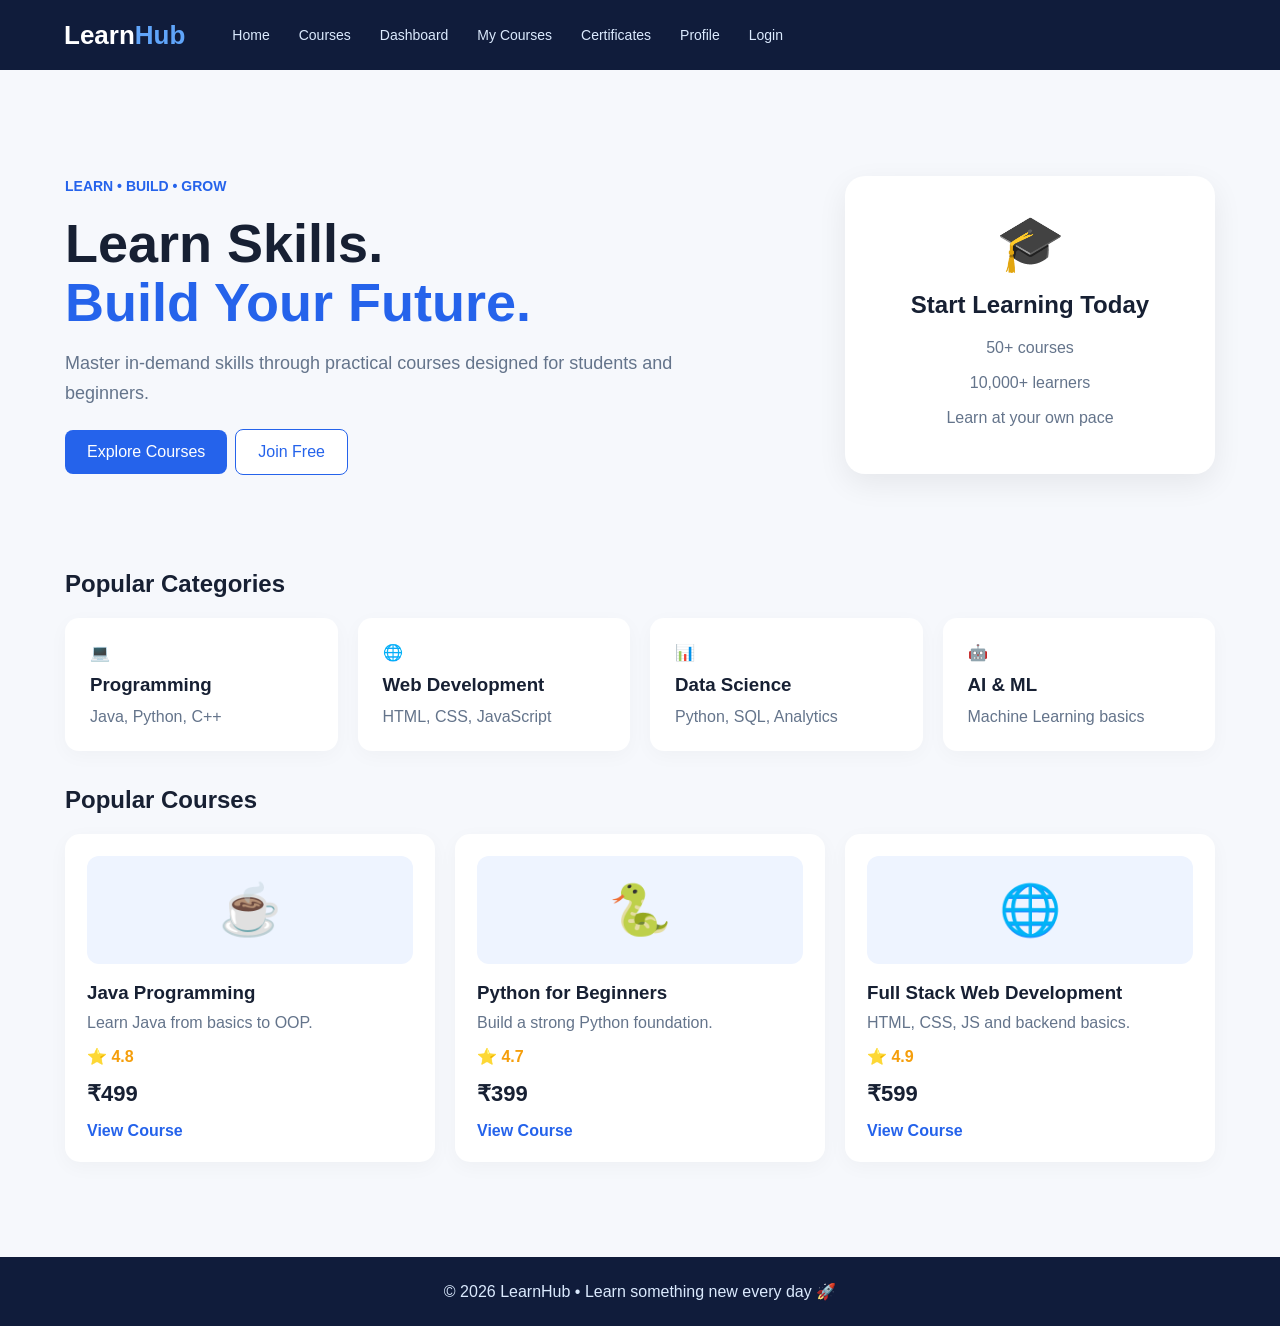
<file: index.html>
<!DOCTYPE html><html lang="en"><head><meta charset="UTF-8"><meta name="viewport" content="width=device-width,initial-scale=1.0"><title>LearnHub - Home</title><link rel="stylesheet" href="css/style.css"></head><body><header><div class="logo">Learn<span>Hub</span></div><nav>
<a href="index.html">Home</a><a href="courses.html">Courses</a><a href="dashboard.html">Dashboard</a><a href="my-courses.html">My Courses</a><a href="certificates.html">Certificates</a><a href="profile.html">Profile</a><a href="login.html">Login</a>
</nav></header><main>
<section class="hero"><div><p class="tag">LEARN • BUILD • GROW</p><h1>Learn Skills.<br><span>Build Your Future.</span></h1><p>Master in-demand skills through practical courses designed for students and beginners.</p><a class="btn" href="courses.html">Explore Courses</a><a class="btn outline" href="register.html">Join Free</a></div><div class="hero-card">🎓<h2>Start Learning Today</h2><p>50+ courses</p><p>10,000+ learners</p><p>Learn at your own pace</p></div></section>
<h2 class="section-title">Popular Categories</h2><section class="categories"><div>💻<h3>Programming</h3><p>Java, Python, C++</p></div><div>🌐<h3>Web Development</h3><p>HTML, CSS, JavaScript</p></div><div>📊<h3>Data Science</h3><p>Python, SQL, Analytics</p></div><div>🤖<h3>AI & ML</h3><p>Machine Learning basics</p></div></section>
<h2 class="section-title">Popular Courses</h2><section class="course-grid">
<div class="course-card"><div class="course-icon">☕</div><h3>Java Programming</h3><p>Learn Java from basics to OOP.</p><b>⭐ 4.8</b><strong>₹499</strong><a href="course-details.html">View Course</a></div>
<div class="course-card"><div class="course-icon">🐍</div><h3>Python for Beginners</h3><p>Build a strong Python foundation.</p><b>⭐ 4.7</b><strong>₹399</strong><a href="course-details.html">View Course</a></div>
<div class="course-card"><div class="course-icon">🌐</div><h3>Full Stack Web Development</h3><p>HTML, CSS, JS and backend basics.</p><b>⭐ 4.9</b><strong>₹599</strong><a href="course-details.html">View Course</a></div>
</section></main><footer>© 2026 LearnHub • Learn something new every day 🚀</footer></body></html>
</file>
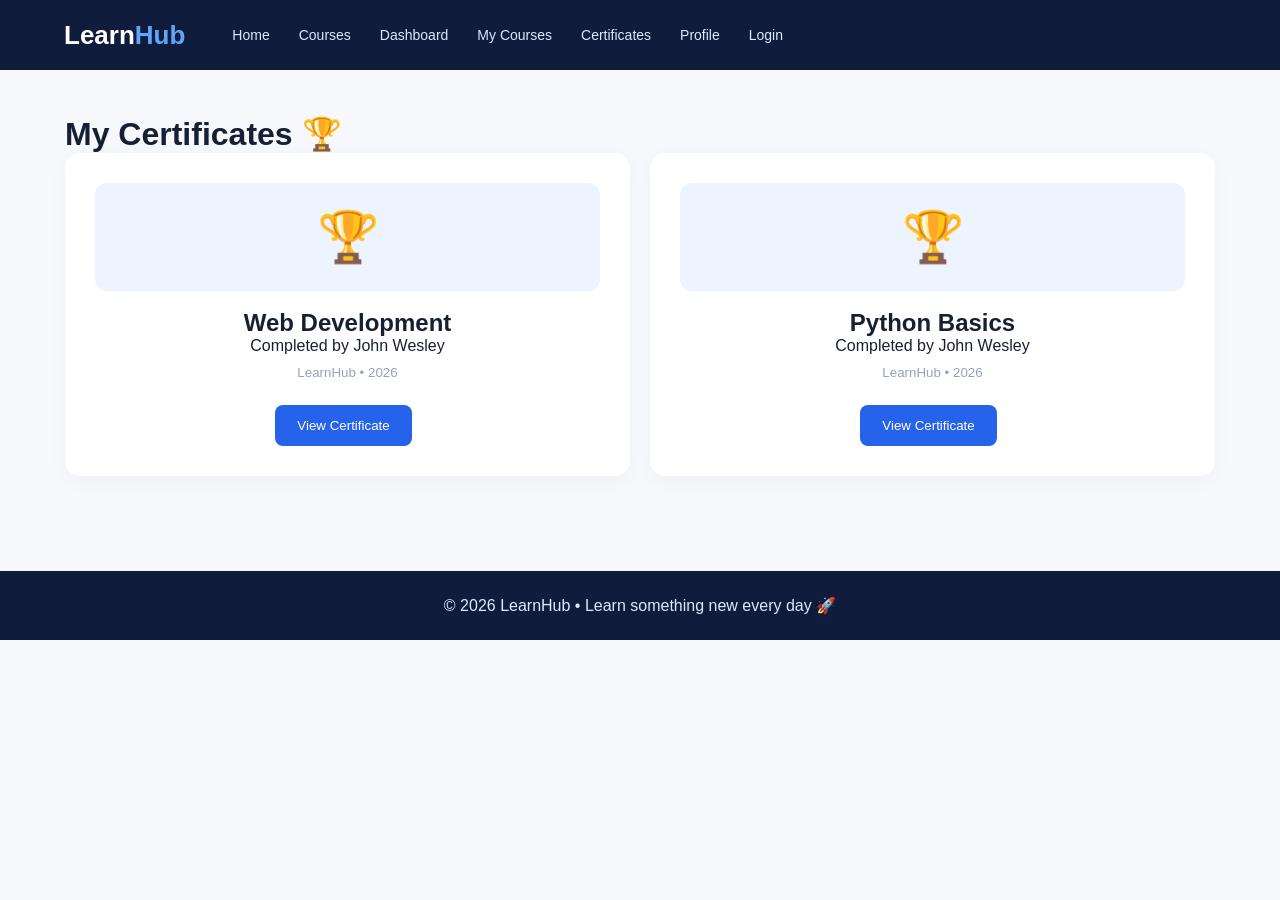
<file: certificates.html>
<!DOCTYPE html><html lang="en"><head><meta charset="UTF-8"><meta name="viewport" content="width=device-width,initial-scale=1.0"><title>Certificates - LearnHub</title><link rel="stylesheet" href="css/style.css"></head><body><header><div class="logo">Learn<span>Hub</span></div><nav>
<a href="index.html">Home</a><a href="courses.html">Courses</a><a href="dashboard.html">Dashboard</a><a href="my-courses.html">My Courses</a><a href="certificates.html">Certificates</a><a href="profile.html">Profile</a><a href="login.html">Login</a>
</nav></header><main><h1>My Certificates 🏆</h1><section class="certificate-grid"><div class="certificate"><div class="big-icon">🏆</div><h2>Web Development</h2><p>Completed by John Wesley</p><small>LearnHub • 2026</small><button class="btn">View Certificate</button></div><div class="certificate"><div class="big-icon">🏆</div><h2>Python Basics</h2><p>Completed by John Wesley</p><small>LearnHub • 2026</small><button class="btn">View Certificate</button></div></section></main><footer>© 2026 LearnHub • Learn something new every day 🚀</footer></body></html>
</file>
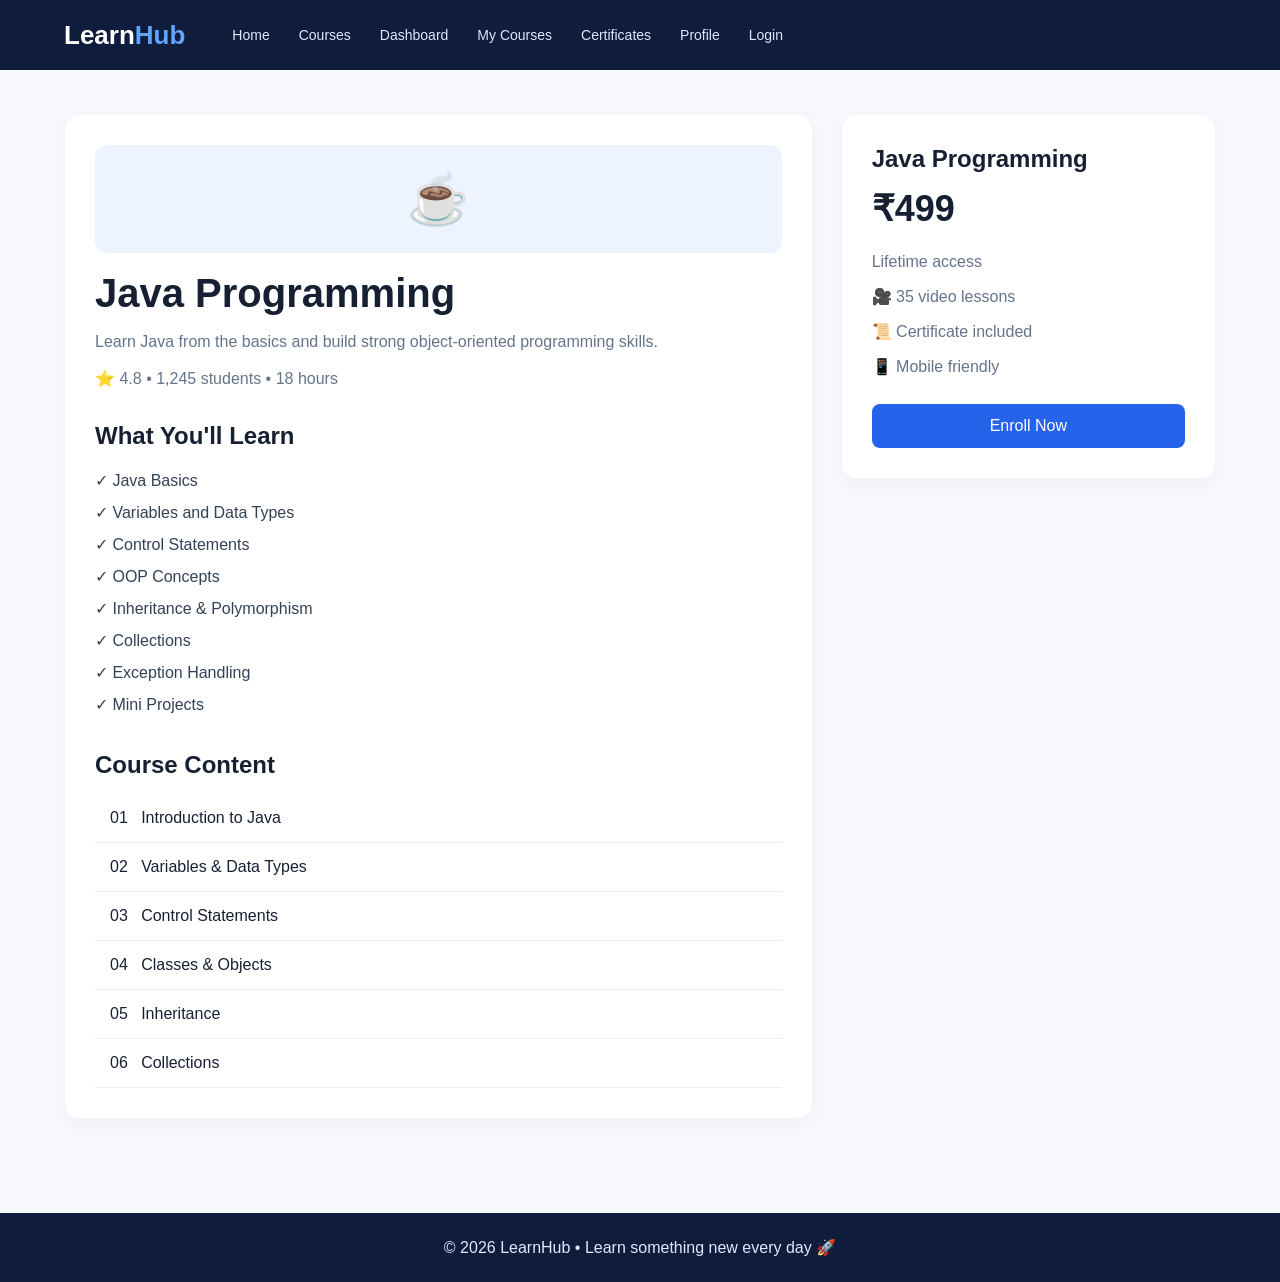
<file: course-details.html>
<!DOCTYPE html><html lang="en"><head><meta charset="UTF-8"><meta name="viewport" content="width=device-width,initial-scale=1.0"><title>Java Programming - LearnHub</title><link rel="stylesheet" href="css/style.css"></head><body><header><div class="logo">Learn<span>Hub</span></div><nav>
<a href="index.html">Home</a><a href="courses.html">Courses</a><a href="dashboard.html">Dashboard</a><a href="my-courses.html">My Courses</a><a href="certificates.html">Certificates</a><a href="profile.html">Profile</a><a href="login.html">Login</a>
</nav></header><main>
<section class="details"><div class="details-main"><div class="big-icon">☕</div><h1>Java Programming</h1><p>Learn Java from the basics and build strong object-oriented programming skills.</p><p>⭐ 4.8 • 1,245 students • 18 hours</p><h2>What You'll Learn</h2><div class="learn-list">✓ Java Basics<br>✓ Variables and Data Types<br>✓ Control Statements<br>✓ OOP Concepts<br>✓ Inheritance & Polymorphism<br>✓ Collections<br>✓ Exception Handling<br>✓ Mini Projects</div><h2>Course Content</h2><div class="lesson">01 &nbsp; Introduction to Java</div><div class="lesson">02 &nbsp; Variables & Data Types</div><div class="lesson">03 &nbsp; Control Statements</div><div class="lesson">04 &nbsp; Classes & Objects</div><div class="lesson">05 &nbsp; Inheritance</div><div class="lesson">06 &nbsp; Collections</div></div>
<aside class="enroll-box"><h2>Java Programming</h2><h1>₹499</h1><p>Lifetime access</p><p>🎥 35 video lessons</p><p>📜 Certificate included</p><p>📱 Mobile friendly</p><a class="btn" href="login.html">Enroll Now</a></aside></section></main><footer>© 2026 LearnHub • Learn something new every day 🚀</footer></body></html>
</file>
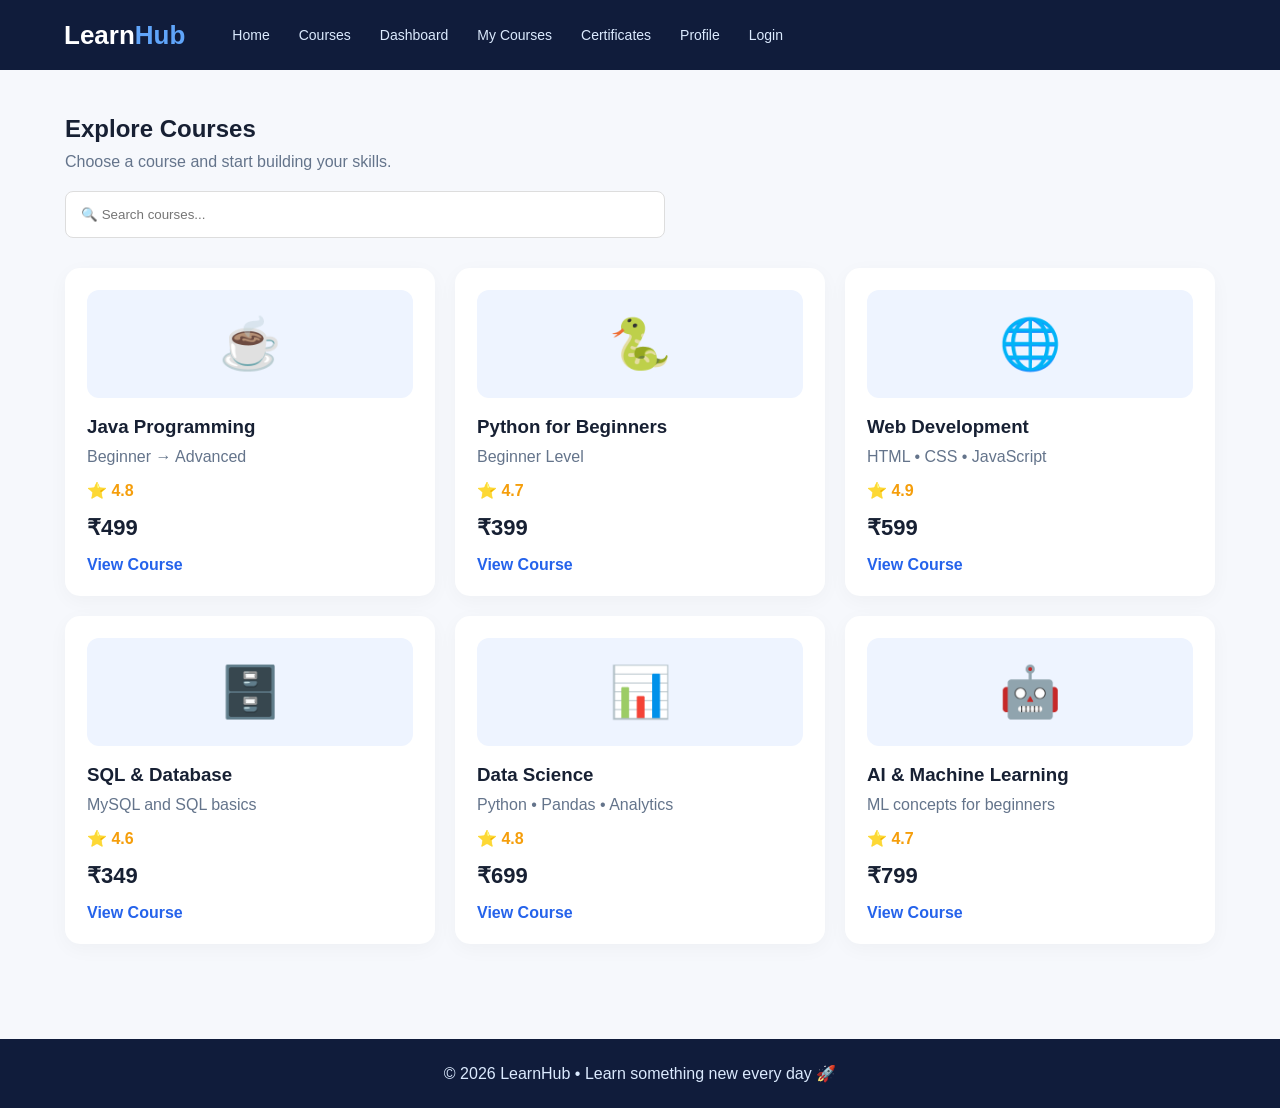
<file: courses.html>
<!DOCTYPE html><html lang="en"><head><meta charset="UTF-8"><meta name="viewport" content="width=device-width,initial-scale=1.0"><title>LearnHub - Courses</title><link rel="stylesheet" href="css/style.css"></head><body><header><div class="logo">Learn<span>Hub</span></div><nav>
<a href="index.html">Home</a><a href="courses.html">Courses</a><a href="dashboard.html">Dashboard</a><a href="my-courses.html">My Courses</a><a href="certificates.html">Certificates</a><a href="profile.html">Profile</a><a href="login.html">Login</a>
</nav></header><main>
<section class="page-head"><h1>Explore Courses</h1><p>Choose a course and start building your skills.</p><input class="search" placeholder="🔍 Search courses..."></section>
<section class="course-grid">
<div class="course-card"><div class="course-icon">☕</div><h3>Java Programming</h3><p>Beginner → Advanced</p><b>⭐ 4.8</b><strong>₹499</strong><a href="course-details.html">View Course</a></div>
<div class="course-card"><div class="course-icon">🐍</div><h3>Python for Beginners</h3><p>Beginner Level</p><b>⭐ 4.7</b><strong>₹399</strong><a href="course-details.html">View Course</a></div>
<div class="course-card"><div class="course-icon">🌐</div><h3>Web Development</h3><p>HTML • CSS • JavaScript</p><b>⭐ 4.9</b><strong>₹599</strong><a href="course-details.html">View Course</a></div>
<div class="course-card"><div class="course-icon">🗄️</div><h3>SQL & Database</h3><p>MySQL and SQL basics</p><b>⭐ 4.6</b><strong>₹349</strong><a href="course-details.html">View Course</a></div>
<div class="course-card"><div class="course-icon">📊</div><h3>Data Science</h3><p>Python • Pandas • Analytics</p><b>⭐ 4.8</b><strong>₹699</strong><a href="course-details.html">View Course</a></div>
<div class="course-card"><div class="course-icon">🤖</div><h3>AI & Machine Learning</h3><p>ML concepts for beginners</p><b>⭐ 4.7</b><strong>₹799</strong><a href="course-details.html">View Course</a></div>
</section></main><footer>© 2026 LearnHub • Learn something new every day 🚀</footer></body></html>
</file>
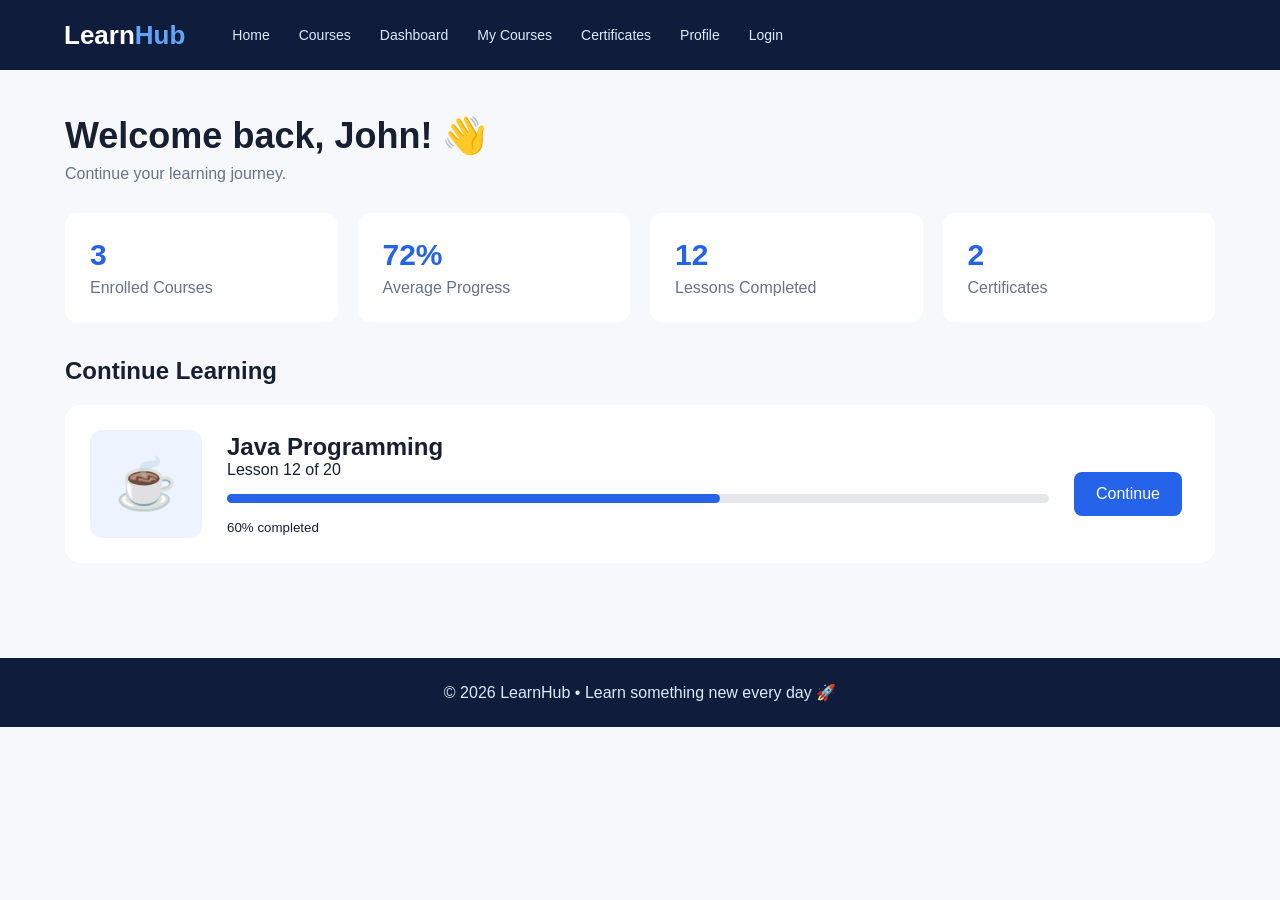
<file: dashboard.html>
<!DOCTYPE html><html lang="en"><head><meta charset="UTF-8"><meta name="viewport" content="width=device-width,initial-scale=1.0"><title>Dashboard - LearnHub</title><link rel="stylesheet" href="css/style.css"></head><body><header><div class="logo">Learn<span>Hub</span></div><nav>
<a href="index.html">Home</a><a href="courses.html">Courses</a><a href="dashboard.html">Dashboard</a><a href="my-courses.html">My Courses</a><a href="certificates.html">Certificates</a><a href="profile.html">Profile</a><a href="login.html">Login</a>
</nav></header><main><section class="welcome"><h1>Welcome back, John! 👋</h1><p>Continue your learning journey.</p></section><section class="stats"><div><h2>3</h2><p>Enrolled Courses</p></div><div><h2>72%</h2><p>Average Progress</p></div><div><h2>12</h2><p>Lessons Completed</p></div><div><h2>2</h2><p>Certificates</p></div></section><h2 class="section-title">Continue Learning</h2><div class="learning-card"><div class="course-icon">☕</div><div class="grow"><h2>Java Programming</h2><p>Lesson 12 of 20</p><div class="progress"><span style="width:60%"></span></div><small>60% completed</small></div><a class="btn" href="course-details.html">Continue</a></div></main><footer>© 2026 LearnHub • Learn something new every day 🚀</footer></body></html>
</file>
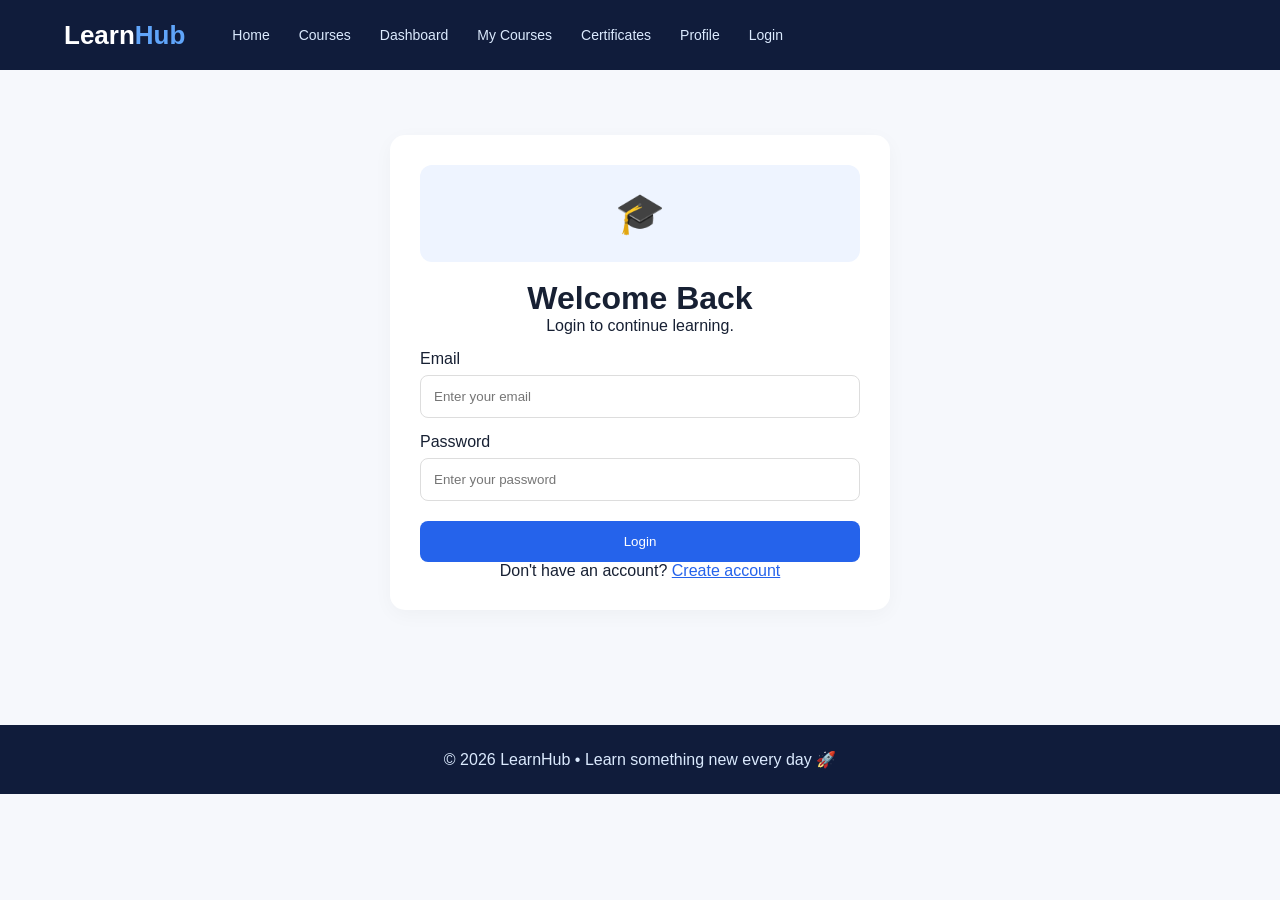
<file: login.html>
<!DOCTYPE html><html lang="en"><head><meta charset="UTF-8"><meta name="viewport" content="width=device-width,initial-scale=1.0"><title>Login - LearnHub</title><link rel="stylesheet" href="css/style.css"></head><body><header><div class="logo">Learn<span>Hub</span></div><nav>
<a href="index.html">Home</a><a href="courses.html">Courses</a><a href="dashboard.html">Dashboard</a><a href="my-courses.html">My Courses</a><a href="certificates.html">Certificates</a><a href="profile.html">Profile</a><a href="login.html">Login</a>
</nav></header><main><div class="auth-card"><div class="big-icon">🎓</div><h1>Welcome Back</h1><p>Login to continue learning.</p><label>Email</label><input type="email" placeholder="Enter your email"><label>Password</label><input type="password" placeholder="Enter your password"><button class="btn">Login</button><p>Don't have an account? <a href="register.html">Create account</a></p></div></main><footer>© 2026 LearnHub • Learn something new every day 🚀</footer></body></html>
</file>
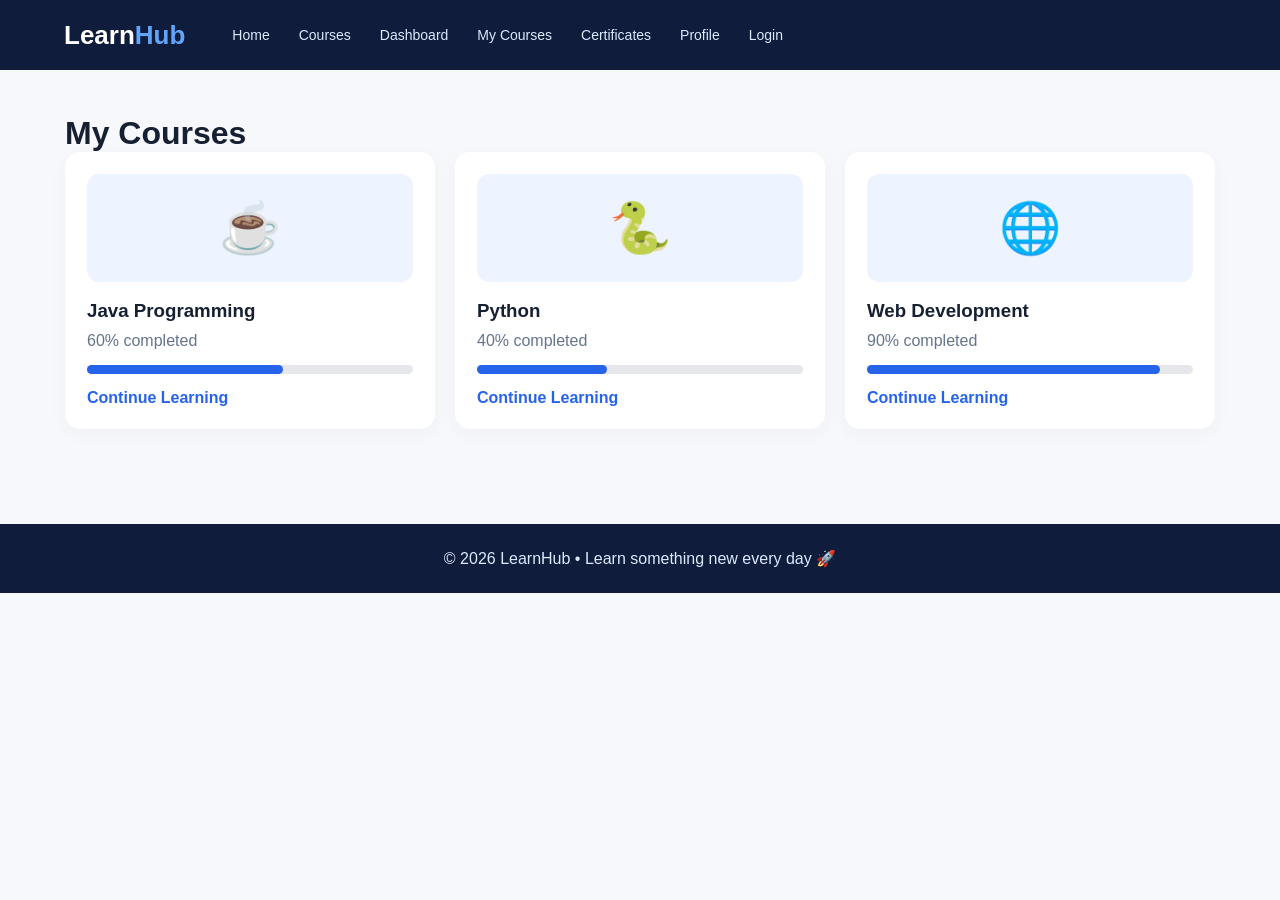
<file: my-courses.html>
<!DOCTYPE html><html lang="en"><head><meta charset="UTF-8"><meta name="viewport" content="width=device-width,initial-scale=1.0"><title>My Courses - LearnHub</title><link rel="stylesheet" href="css/style.css"></head><body><header><div class="logo">Learn<span>Hub</span></div><nav>
<a href="index.html">Home</a><a href="courses.html">Courses</a><a href="dashboard.html">Dashboard</a><a href="my-courses.html">My Courses</a><a href="certificates.html">Certificates</a><a href="profile.html">Profile</a><a href="login.html">Login</a>
</nav></header><main><h1>My Courses</h1><section class="course-grid"><div class="course-card"><div class="course-icon">☕</div><h3>Java Programming</h3><p>60% completed</p><div class="progress"><span style="width:60%"></span></div><a href="course-details.html">Continue Learning</a></div><div class="course-card"><div class="course-icon">🐍</div><h3>Python</h3><p>40% completed</p><div class="progress"><span style="width:40%"></span></div><a href="course-details.html">Continue Learning</a></div><div class="course-card"><div class="course-icon">🌐</div><h3>Web Development</h3><p>90% completed</p><div class="progress"><span style="width:90%"></span></div><a href="course-details.html">Continue Learning</a></div></section></main><footer>© 2026 LearnHub • Learn something new every day 🚀</footer></body></html>
</file>
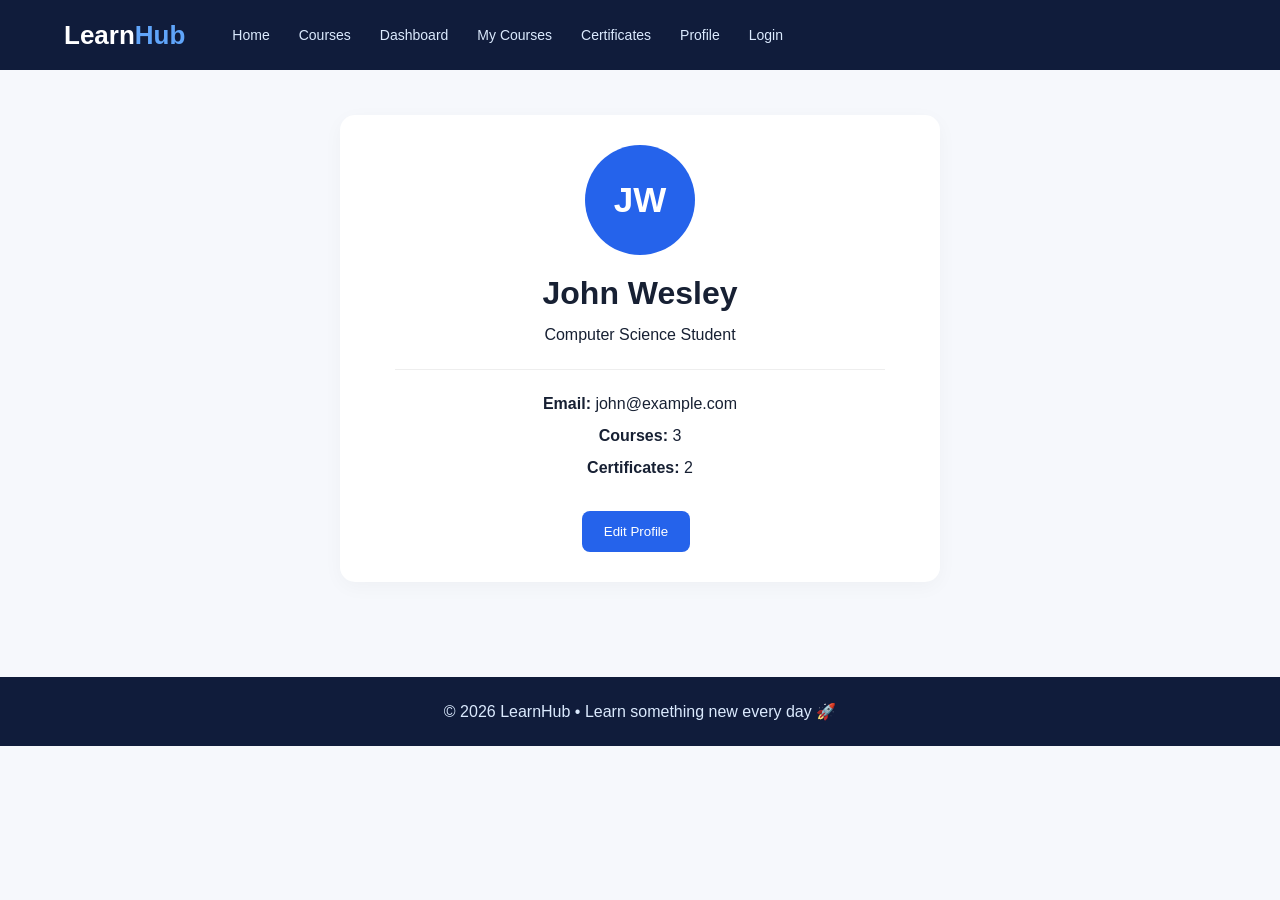
<file: profile.html>
<!DOCTYPE html><html lang="en"><head><meta charset="UTF-8"><meta name="viewport" content="width=device-width,initial-scale=1.0"><title>Profile - LearnHub</title><link rel="stylesheet" href="css/style.css"></head><body><header><div class="logo">Learn<span>Hub</span></div><nav>
<a href="index.html">Home</a><a href="courses.html">Courses</a><a href="dashboard.html">Dashboard</a><a href="my-courses.html">My Courses</a><a href="certificates.html">Certificates</a><a href="profile.html">Profile</a><a href="login.html">Login</a>
</nav></header><main><div class="profile-card"><div class="profile-image">JW</div><h1>John Wesley</h1><p>Computer Science Student</p><hr><p><b>Email:</b> john@example.com</p><p><b>Courses:</b> 3</p><p><b>Certificates:</b> 2</p><button class="btn">Edit Profile</button></div></main><footer>© 2026 LearnHub • Learn something new every day 🚀</footer></body></html>
</file>
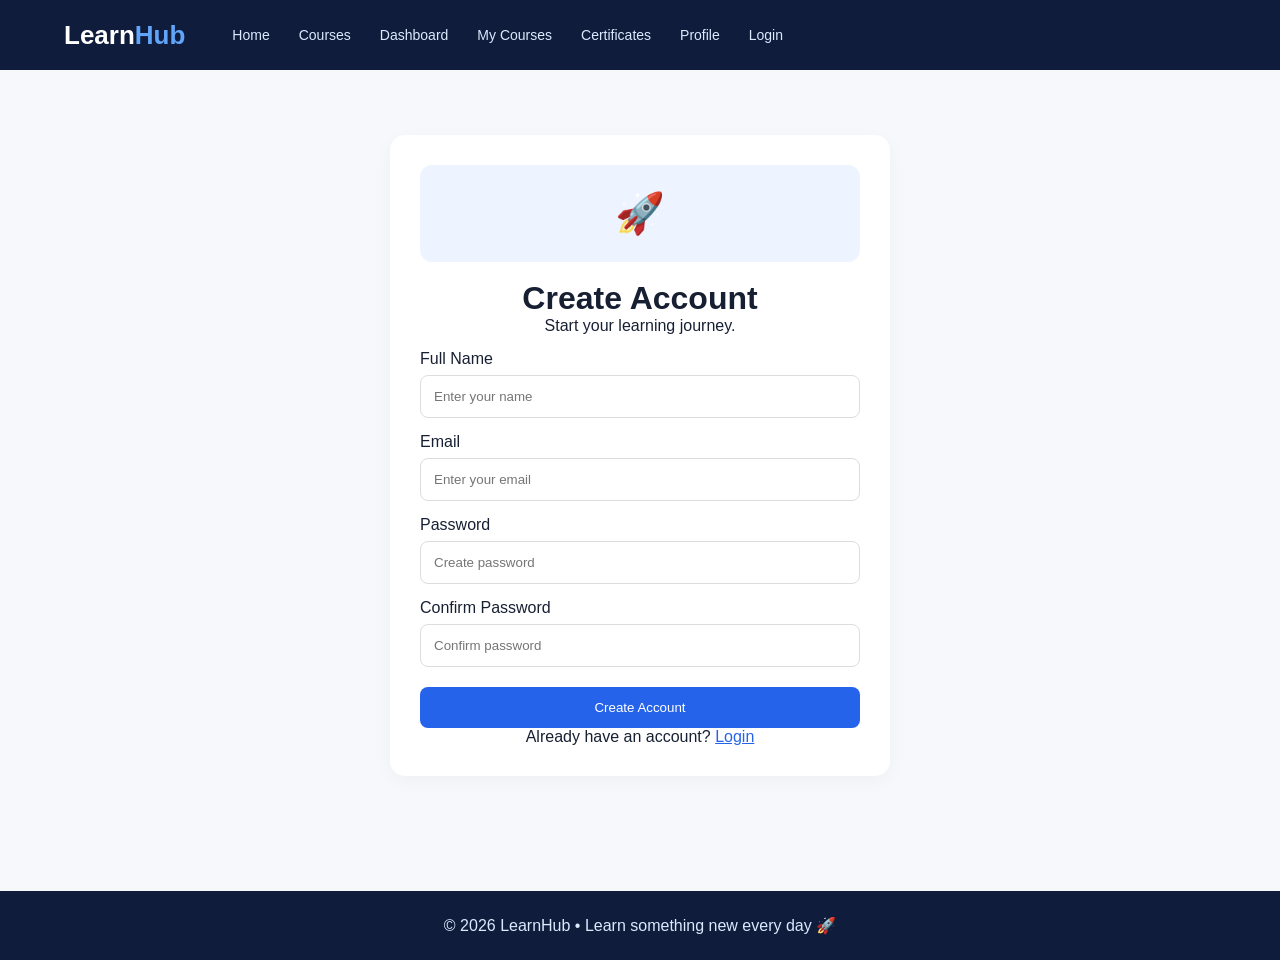
<file: register.html>
<!DOCTYPE html><html lang="en"><head><meta charset="UTF-8"><meta name="viewport" content="width=device-width,initial-scale=1.0"><title>Register - LearnHub</title><link rel="stylesheet" href="css/style.css"></head><body><header><div class="logo">Learn<span>Hub</span></div><nav>
<a href="index.html">Home</a><a href="courses.html">Courses</a><a href="dashboard.html">Dashboard</a><a href="my-courses.html">My Courses</a><a href="certificates.html">Certificates</a><a href="profile.html">Profile</a><a href="login.html">Login</a>
</nav></header><main><div class="auth-card"><div class="big-icon">🚀</div><h1>Create Account</h1><p>Start your learning journey.</p><label>Full Name</label><input placeholder="Enter your name"><label>Email</label><input type="email" placeholder="Enter your email"><label>Password</label><input type="password" placeholder="Create password"><label>Confirm Password</label><input type="password" placeholder="Confirm password"><button class="btn">Create Account</button><p>Already have an account? <a href="login.html">Login</a></p></div></main><footer>© 2026 LearnHub • Learn something new every day 🚀</footer></body></html>
</file>
<file: css/style.css>
*{margin:0;padding:0;box-sizing:border-box;font-family:Arial,sans-serif}body{background:#f6f8fc;color:#172033}header{background:#101c3b;color:white;min-height:70px;padding:0 5%;display:flex;align-items:center;gap:35px;position:sticky;top:0;z-index:10}.logo{font-size:26px;font-weight:bold}.logo span{color:#60a5fa}nav{display:flex;gap:5px;flex-wrap:wrap}nav a{color:#dbeafe;text-decoration:none;padding:10px 12px;border-radius:7px;font-size:14px}nav a:hover{background:#2563eb;color:white}main{max-width:1200px;margin:auto;padding:45px 25px}.hero{display:grid;grid-template-columns:2fr 1fr;gap:40px;align-items:center;padding:60px 0}.hero h1{font-size:54px;line-height:1.1;margin:15px 0}.hero h1 span{color:#2563eb}.hero p{font-size:18px;color:#64748b;line-height:1.7;max-width:650px}.tag{color:#2563eb!important;font-weight:bold;font-size:14px!important}.hero-card{background:#fff;padding:35px;border-radius:20px;text-align:center;box-shadow:0 10px 30px #00000012;font-size:55px}.hero-card h2{font-size:24px;margin:15px}.hero-card p{font-size:16px;margin:8px auto}.btn{display:inline-block;background:#2563eb;color:white;border:0;border-radius:8px;padding:13px 22px;text-decoration:none;cursor:pointer;margin:20px 8px 0 0}.btn.outline{background:white;color:#2563eb;border:1px solid #2563eb}.section-title{margin:35px 0 20px}.categories,.course-grid,.stats,.certificate-grid{display:grid;grid-template-columns:repeat(4,1fr);gap:20px}.categories>div{background:white;padding:25px;border-radius:14px;box-shadow:0 5px 20px #00000008}.categories h3{margin:12px 0}.categories p,.course-card p{color:#64748b}.course-grid{grid-template-columns:repeat(3,1fr)}.course-card{background:white;border-radius:15px;padding:22px;box-shadow:0 5px 20px #00000009}.course-icon,.big-icon{font-size:50px;background:#eef4ff;border-radius:12px;padding:25px;text-align:center;margin-bottom:18px}.course-card h3{margin-bottom:10px}.course-card b{display:block;margin:15px 0;color:#f59e0b}.course-card strong{font-size:22px}.course-card a:not(.btn){display:block;margin-top:15px;color:#2563eb;text-decoration:none;font-weight:bold}.page-head{margin-bottom:30px}.page-head p{color:#64748b;margin:10px 0 20px}.search{width:100%;max-width:600px;padding:15px;border:1px solid #ddd;border-radius:8px}.details{display:grid;grid-template-columns:2fr 1fr;gap:30px}.details-main,.enroll-box,.auth-card,.profile-card,.certificate{background:white;padding:30px;border-radius:15px;box-shadow:0 5px 20px #00000009}.details-main h1{font-size:40px;margin-bottom:12px}.details-main>p{color:#64748b;line-height:1.7;margin:10px 0}.details-main h2{margin:30px 0 15px}.learn-list{line-height:2;color:#334155}.lesson{padding:15px;border-bottom:1px solid #eee}.enroll-box{height:max-content;position:sticky;top:100px}.enroll-box h1{font-size:36px;margin:15px 0}.enroll-box p{padding:8px 0;color:#64748b}.enroll-box .btn{width:100%;text-align:center}.auth-card{max-width:500px;margin:20px auto;text-align:center}.auth-card .big-icon{font-size:40px}.auth-card label{display:block;text-align:left;margin:15px 0 7px}.auth-card input{width:100%;padding:13px;border:1px solid #ddd;border-radius:8px}.auth-card .btn{width:100%}.auth-card a{color:#2563eb}.welcome h1{font-size:36px}.welcome p{color:#64748b;margin-top:8px}.stats{grid-template-columns:repeat(4,1fr);margin:30px 0}.stats>div{background:white;padding:25px;border-radius:12px}.stats h2{font-size:30px;color:#2563eb}.stats p{color:#64748b;margin-top:7px}.learning-card{display:flex;align-items:center;gap:25px;background:white;padding:25px;border-radius:15px}.learning-card .course-icon{margin:0}.grow{flex:1}.progress{height:9px;background:#e5e7eb;border-radius:10px;margin:15px 0}.progress span{display:block;height:100%;background:#2563eb;border-radius:10px}.profile-card{max-width:600px;text-align:center;margin:auto}.profile-image{width:110px;height:110px;background:#2563eb;color:white;border-radius:50%;display:flex;align-items:center;justify-content:center;margin:0 auto 20px;font-size:35px;font-weight:bold}.profile-card hr{border:0;border-top:1px solid #eee;margin:25px}.profile-card p{margin:14px}.certificate-grid{grid-template-columns:repeat(2,1fr)}.certificate{text-align:center}.certificate small{display:block;color:#94a3b8;margin:10px}.certificate .btn{margin-top:15px}footer{text-align:center;background:#101c3b;color:#dbeafe;padding:25px;margin-top:50px}@media(max-width:900px){header{flex-direction:column;padding:20px}.hero,.details{grid-template-columns:1fr}.categories,.stats{grid-template-columns:repeat(2,1fr)}.course-grid{grid-template-columns:repeat(2,1fr)}}@media(max-width:600px){.hero h1{font-size:38px}.categories,.course-grid,.stats,.certificate-grid{grid-template-columns:1fr}.learning-card{flex-direction:column;align-items:flex-start}nav{justify-content:center}}
</file>
